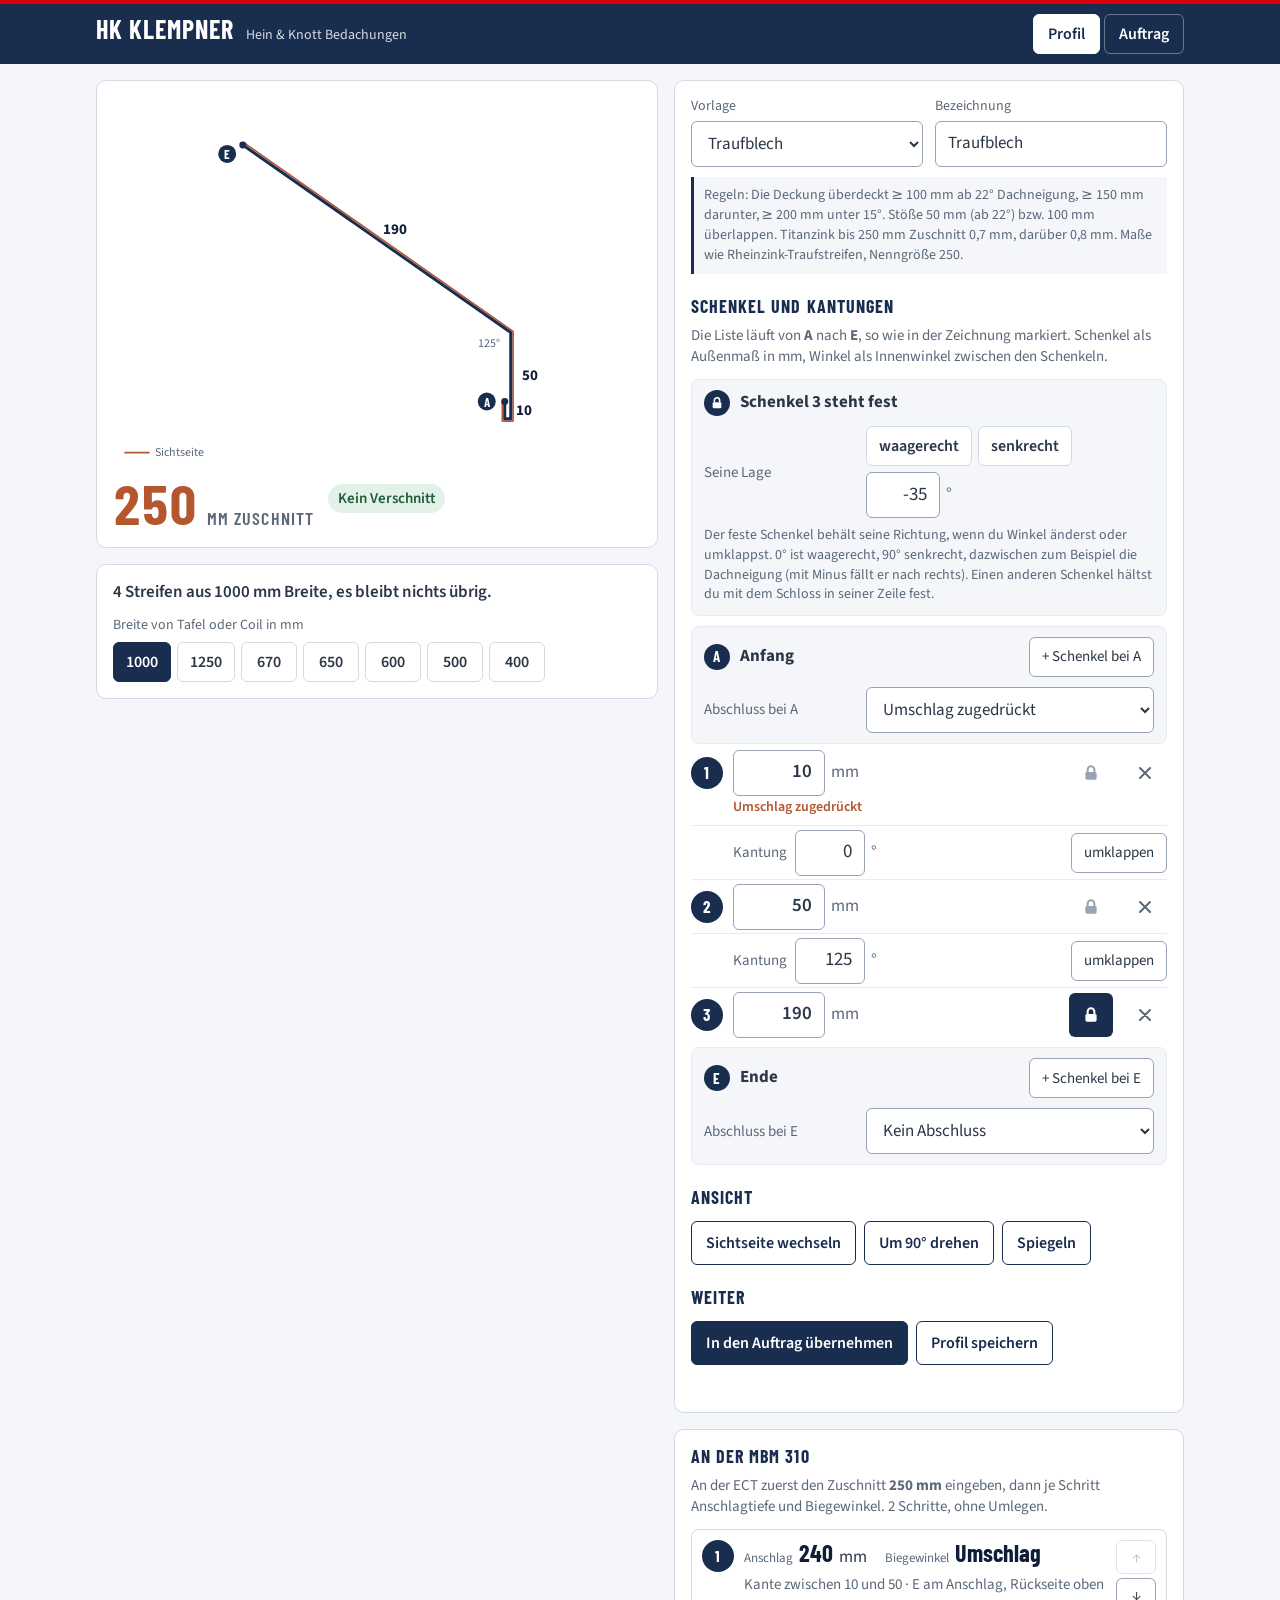
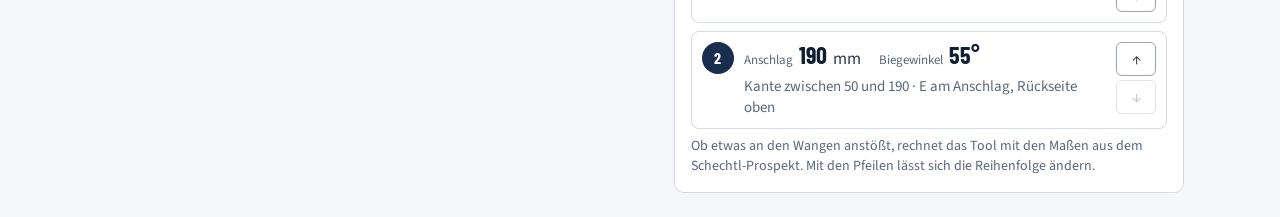
<file: index.html>
<!doctype html>
<html lang="de">
<head>
  <meta charset="utf-8">
  <meta name="viewport" content="width=device-width, initial-scale=1, viewport-fit=cover">
  <meta name="theme-color" content="#192D4F">
  <title>HK Klempner</title>
  <link rel="stylesheet" href="css/hk.css">
</head>
<body>
  <header class="kopf">
    <div class="kopf-innen">
      <h1>HK Klempner</h1>
      <p>Hein &amp; Knott Bedachungen</p>
      <nav class="reiter" aria-label="Ansicht">
        <button type="button" class="reiter-knopf an" data-ansicht="profil" aria-pressed="true">Profil</button>
        <button type="button" class="reiter-knopf" data-ansicht="auftrag" aria-pressed="false">Auftrag<span id="auftrag-zahl"></span></button>
      </nav>
    </div>
  </header>

  <main id="ansicht-auftrag" class="auftrag" hidden>
    <section class="karte">
      <h2 class="erste">Auftrag</h2>
      <div class="zeile zwei">
        <label class="block">
          <span>Bauvorhaben</span>
          <input id="kopf-bauvorhaben" type="text" autocomplete="off">
        </label>
        <label class="block">
          <span>Bearbeiter</span>
          <input id="kopf-bearbeiter" type="text" autocomplete="off">
        </label>
      </div>
      <label class="block abstand">
        <span>Bemerkung</span>
        <input id="kopf-bemerkung" type="text" autocomplete="off">
      </label>
    </section>

    <p class="karte leer" id="auftrag-leer">Noch keine Position. Im Reiter „Profil“ ein Profil eingeben
      und unten auf „In den Auftrag übernehmen“ tippen.</p>
    <div id="positionen"></div>
    <div id="plaene"></div>
    <div class="knoepfe">
      <button type="button" class="knopf haupt" id="drucken" hidden>Drucken</button>
      <button type="button" class="knopf" id="pdf" hidden>PDF</button>
      <button type="button" class="knopf" data-ansicht="profil">+ Weiteres Profil</button>
      <button type="button" class="knopf" id="auftrag-leeren" hidden>Auftrag leeren</button>
    </div>
    <label class="haken druck-preise" id="druck-preise-wahl" hidden>
      <input type="checkbox" id="druck-preise"> Einkaufspreise mitdrucken (nur fürs Büro)
    </label>
    <p class="hinweis fehler" id="pdf-fehler" hidden></p>

    <section class="karte preise" aria-label="Preise">
      <p id="preise-text" class="preise-text"></p>
      <div class="knoepfe">
        <label class="knopf klein datei">Preisdatei laden<input id="preise-datei" class="sr" type="file" accept="application/json,.json"></label>
        <button type="button" class="knopf klein" id="preise-entfernen" hidden>Preise entfernen</button>
      </div>
      <p class="hinweis fehler" id="preise-fehler" hidden></p>
    </section>
  </main>

  <main id="ansicht-profil">
    <div class="links">
      <!-- bleibt am Handy beim Tippen oben stehen -->
      <section class="karte schau" aria-label="Schnitt und Zuschnitt">
        <svg id="schnitt" class="schnitt" role="img" aria-label="Profil im Schnitt"></svg>
        <div class="ergebnis">
          <div class="kennzahl">
            <span class="zahl" id="zuschnitt">0</span>
            <span class="einheit">mm Zuschnitt</span>
          </div>
          <span class="ampel" id="ampel"></span>
        </div>
      </section>

      <section class="karte breite" aria-label="Verschnitt in der Breite">
        <p class="verschnitt" id="verschnitt"></p>
        <div class="tipp" id="tipp" hidden></div>
        <fieldset class="breiten">
          <legend>Breite von Tafel oder Coil in mm</legend>
          <div id="breiten"></div>
        </fieldset>
        <div id="hinweise"></div>
      </section>
    </div>

    <section class="karte eingabe" aria-label="Eingabe">
      <div class="zeile zwei">
        <label class="block">
          <span>Vorlage</span>
          <select id="vorlage"></select>
        </label>
        <label class="block">
          <span>Bezeichnung</span>
          <input id="name" type="text" autocomplete="off">
        </label>
      </div>
      <p class="hilfe regel" id="vorlage-regel" hidden></p>

      <h2>Schenkel und Kantungen</h2>
      <p class="hilfe">Die Liste läuft von <b>A</b> nach <b>E</b>, so wie in der Zeichnung markiert.
        Schenkel als Außenmaß in mm, Winkel als Innenwinkel zwischen den Schenkeln.</p>

      <div class="ende-block fest-block">
        <div class="ende-kopf">
          <span class="ae"><svg viewBox="0 0 16 16" width="14" height="14" aria-hidden="true"><rect x="3" y="7" width="10" height="7" rx="1.5" fill="currentColor"/><path d="M5 7V5a3 3 0 0 1 6 0v2" fill="none" stroke="currentColor" stroke-width="1.8"/></svg></span>
          <strong id="fest-titel">Schenkel 1 steht fest</strong>
        </div>
        <div class="reihe">
          <span id="lage-name">Seine Lage</span>
          <div class="lage">
            <button type="button" class="chip" data-aktion="waagerecht">waagerecht</button>
            <button type="button" class="chip" data-aktion="senkrecht">senkrecht</button>
            <label class="feld"><input id="lage" type="text" inputmode="text" autocomplete="off" aria-labelledby="lage-name"><span class="einheit">°</span></label>
          </div>
        </div>
        <p class="hilfe klein">Der feste Schenkel behält seine Richtung, wenn du Winkel änderst oder umklappst.
          0° ist waagerecht, 90° senkrecht, dazwischen zum Beispiel die Dachneigung (mit Minus fällt er nach rechts).
          Einen anderen Schenkel hältst du mit dem Schloss in seiner Zeile fest.</p>
      </div>

      <div class="ende-block">
        <div class="ende-kopf">
          <span class="ae">A</span>
          <strong>Anfang</strong>
          <button type="button" class="knopf klein" data-aktion="schenkel-anfang">+ Schenkel bei A</button>
        </div>
        <label class="reihe">
          <span>Abschluss bei A</span>
          <select id="abschluss-anfang"></select>
        </label>
      </div>

      <div id="schenkel"></div>

      <div class="ende-block">
        <div class="ende-kopf">
          <span class="ae">E</span>
          <strong>Ende</strong>
          <button type="button" class="knopf klein" data-aktion="schenkel-ende">+ Schenkel bei E</button>
        </div>
        <label class="reihe">
          <span>Abschluss bei E</span>
          <select id="abschluss-ende"></select>
        </label>
      </div>

      <h2>Ansicht</h2>
      <div class="knoepfe">
        <button type="button" class="knopf" data-aktion="sicht">Sichtseite wechseln</button>
        <button type="button" class="knopf" data-aktion="drehen">Um 90° drehen</button>
        <button type="button" class="knopf" data-aktion="spiegeln">Spiegeln</button>
      </div>

      <h2>Weiter</h2>
      <div class="knoepfe">
        <button type="button" class="knopf haupt" data-aktion="uebernehmen" id="uebernehmen">In den Auftrag übernehmen</button>
        <button type="button" class="knopf" data-aktion="speichern">Profil speichern</button>
        <button type="button" class="knopf" data-aktion="loeschen" id="loeschen" hidden>Gespeichertes löschen</button>
      </div>
      <p class="meldung" id="meldung" role="status"></p>
    </section>

    <section class="karte kantfolge" aria-labelledby="kantfolge-titel">
      <h2 class="erste" id="kantfolge-titel">An der MBM 310</h2>
      <div id="kantfolge"></div>
    </section>
  </main>

  <!-- Druckblatt: wird beim Drucken gebaut, auf dem Bildschirm unsichtbar -->
  <div id="druck" class="druck"></div>

  <script type="module" src="js/app.js"></script>
</body>
</html>
</file>
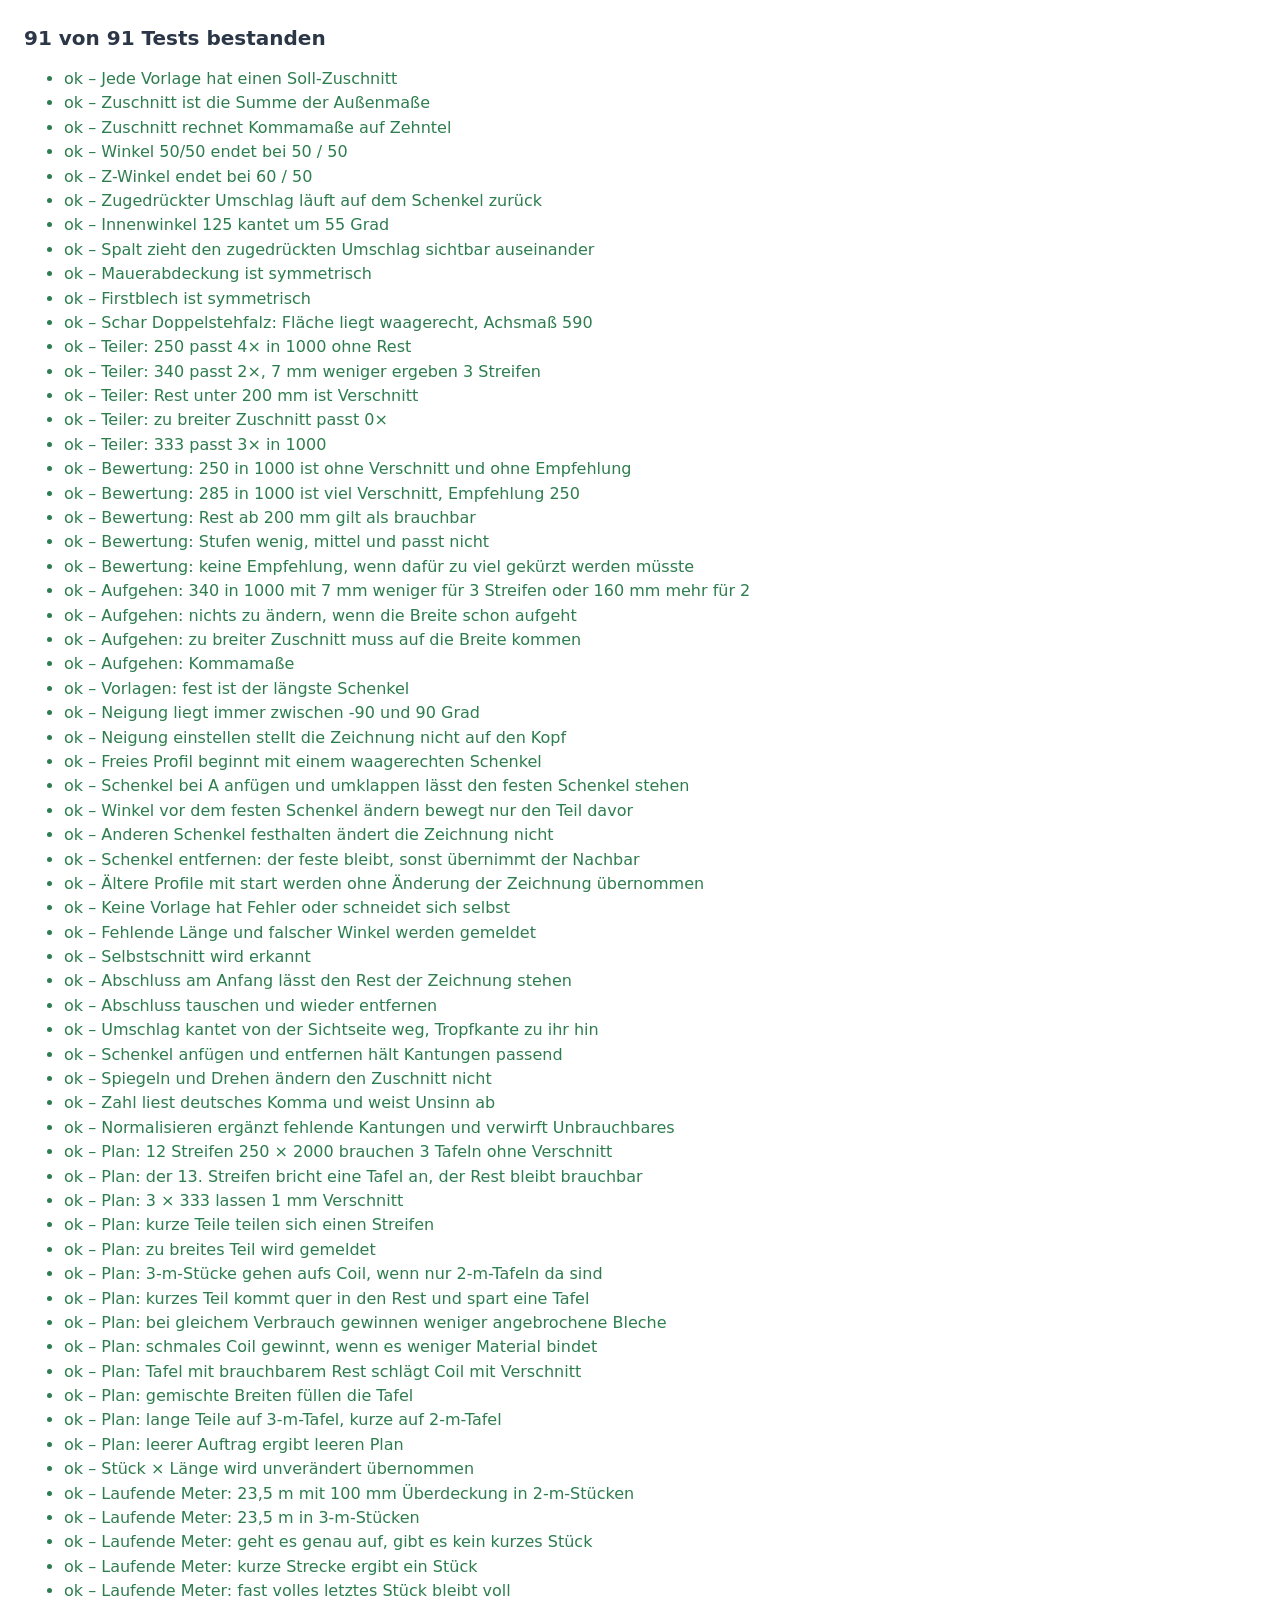
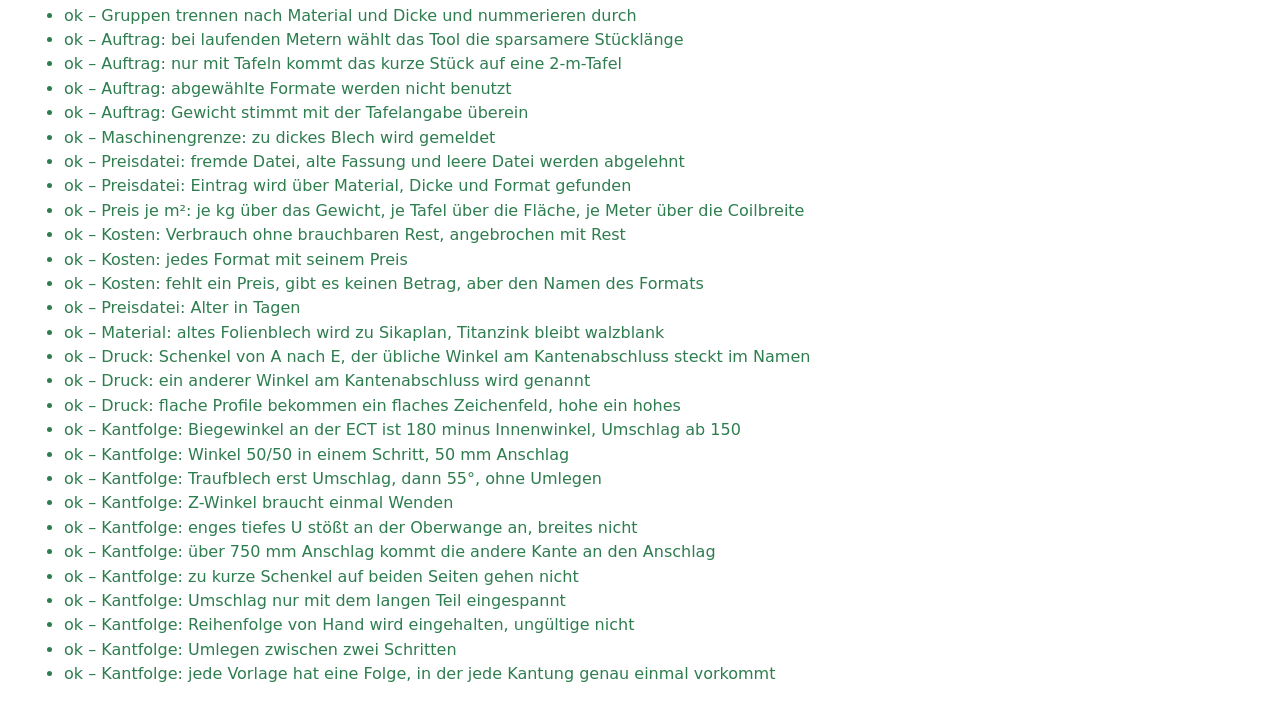
<file: tests/index.html>
<!doctype html>
<html lang="de">
<head>
  <meta charset="utf-8">
  <meta name="viewport" content="width=device-width, initial-scale=1">
  <title>HK Klempner – Tests</title>
  <style>
    body { font: 16px/1.4 system-ui, sans-serif; margin: 24px; color: #2B3646; }
    h1 { font-size: 20px; }
    li { margin: 2px 0; }
    .ok { color: #2E7D4F; }
    .nein { color: #B00009; font-weight: 600; }
  </style>
</head>
<body>
  <h1 id="summe">Tests laufen …</h1>
  <ul id="liste"></ul>
  <script type="module">
    import { ergebnisse } from './alle.js';
    const liste = document.getElementById('liste');
    ergebnisse.forEach((e) => {
      const li = document.createElement('li');
      li.className = e.ok ? 'ok' : 'nein';
      li.textContent = e.ok ? `ok – ${e.name}` : `FEHLER – ${e.name}: ${e.fehler}`;
      liste.append(li);
    });
    const fehler = ergebnisse.filter((e) => !e.ok).length;
    document.getElementById('summe').textContent =
      `${ergebnisse.length - fehler} von ${ergebnisse.length} Tests bestanden`;
    document.title = fehler ? `${fehler} FEHLER` : 'alle Tests ok';
  </script>
</body>
</html>
</file>
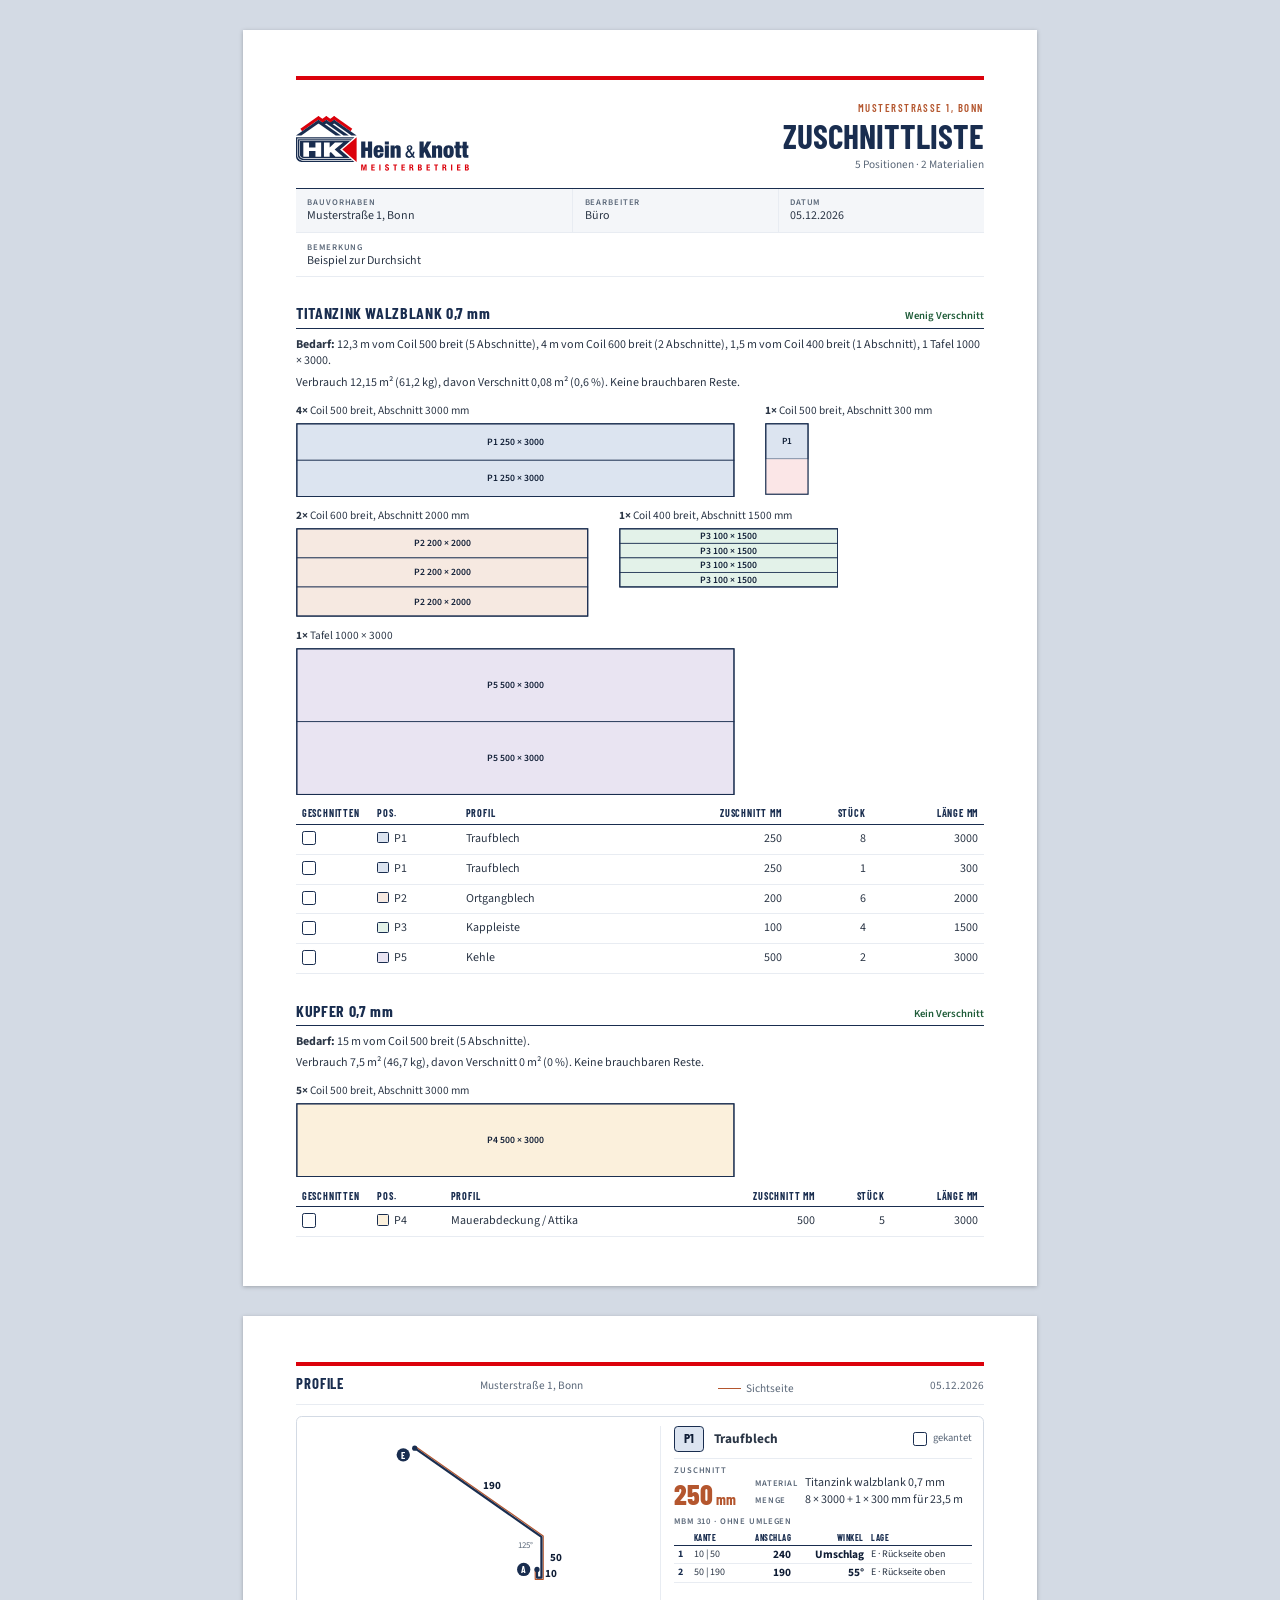
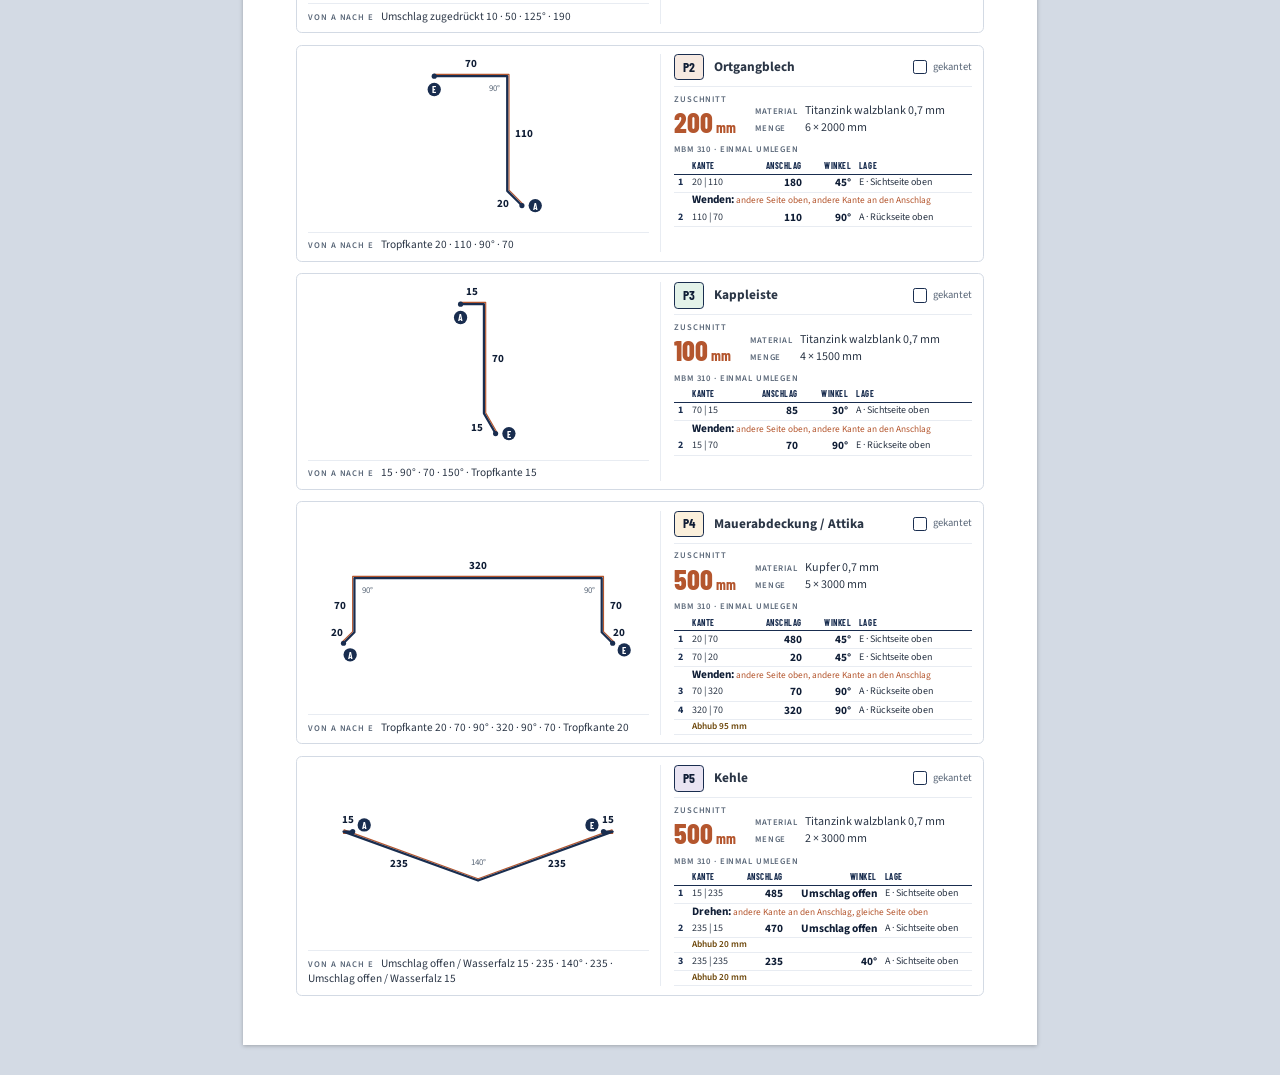
<file: tests/druck.html>
<!doctype html>
<html lang="de">
<head>
  <meta charset="utf-8">
  <meta name="viewport" content="width=device-width, initial-scale=1">
  <title>HK Klempner – Druckblatt zur Durchsicht</title>
  <link rel="stylesheet" href="../css/hk.css">
  <style>
    /* Auf dem Bildschirm die Seiten als A4-Blätter zeigen. Gedruckt gilt nur css/hk.css. */
    @media screen {
      body { background: #D3DAE4; }
      #druck { display: block; }
      .d-blatt { width: 210mm; min-height: 297mm; margin: 8mm auto; padding: 12mm 14mm 13mm; background: #FFFFFF;
        box-shadow: 0 1px 4px rgba(0, 0, 0, 0.25); }
    }
  </style>
</head>
<body>
  <div id="druck" class="druck"></div>
  <script type="module">
    // Beispielauftrag. Mit ?preise=1 auch mit Preisen; die Preise hier sind erfunden, keine echten Einkaufspreise.
    import { VORLAGEN, ausVorlage } from '../js/kern/vorlagen.js';
    import { PREISDATEI, lesePreise } from '../js/kern/preise.js';
    import { baueDruck } from '../js/druck.js';

    const FARBEN = ['#DCE4F0', '#F6E9E1', '#E3F2E9', '#FBF0DC', '#E9E4F2', '#DDEFF0'];
    const vorlage = (id) => ausVorlage(VORLAGEN.find((v) => v.id === id));
    const stueck = (anzahl, laenge) => ({ art: 'stueck', anzahl, laenge, meter: 0, ueberdeckung: 0 });
    const lfm = (meter, ueberdeckung) => ({ art: 'lfm', anzahl: 0, laenge: 0, meter, ueberdeckung });
    const positionen = [
      ['traufblech', 'titanzink', 0.7, lfm(23.5, 100)],
      ['ortgangblech', 'titanzink', 0.7, stueck(6, 2000)],
      ['kappleiste', 'titanzink', 0.7, stueck(4, 1500)],
      ['mauerabdeckung', 'kupfer', 0.7, stueck(5, 3000)],
      ['kehle', 'titanzink', 0.7, stueck(2, 3000)],
    ].map(([v, material, dicke, menge], i) => ({ id: String(i), profil: vorlage(v), material, dicke, menge }));

    const preise = new URLSearchParams(location.search).has('preise') ? lesePreise({
      ...PREISDATEI, stand: '2026-10-10', quelle: 'Beispiel',
      preise: [
        ['titanzink', 'tafel-1000x2000', 5, 'Rechnung'], ['titanzink', 'tafel-1000x3000', 5, 'Rechnung'],
        ['titanzink', 'coil-1000', 6, 'DTG Liste'], ['titanzink', 'coil-670', 6, 'DTG Liste'], ['titanzink', 'coil-600', 6, 'DTG Liste'],
        ['titanzink', 'coil-500', 6, 'DTG Liste'], ['titanzink', 'coil-400', 6, 'DTG Liste'],
        ['kupfer', 'tafel-1000x2000', 15, 'Altpreis'], ['kupfer', 'tafel-1000x3000', 15, 'Altpreis'], ['kupfer', 'coil-1000', 15, 'DTG Liste'],
      ].map(([material, format, preis, herkunft]) => ({
        material, dicke: 0.7, format, preis, einheit: 'kg', herkunft, haendler: 'Beispiel', datum: '2026-10-01',
      })),
    }) : null;

    baueDruck(document.getElementById('druck'), {
      kopf: { bauvorhaben: 'Musterstraße 1, Bonn', bearbeiter: 'Büro', bemerkung: 'Beispiel zur Durchsicht' },
      positionen,
      formateAus: {},
      preise,
      farbeFuer: (pos) => FARBEN[(Number(pos.slice(1)) - 1) % FARBEN.length],
    });
    document.title = 'Druckblatt fertig';
  </script>
</body>
</html>
</file>
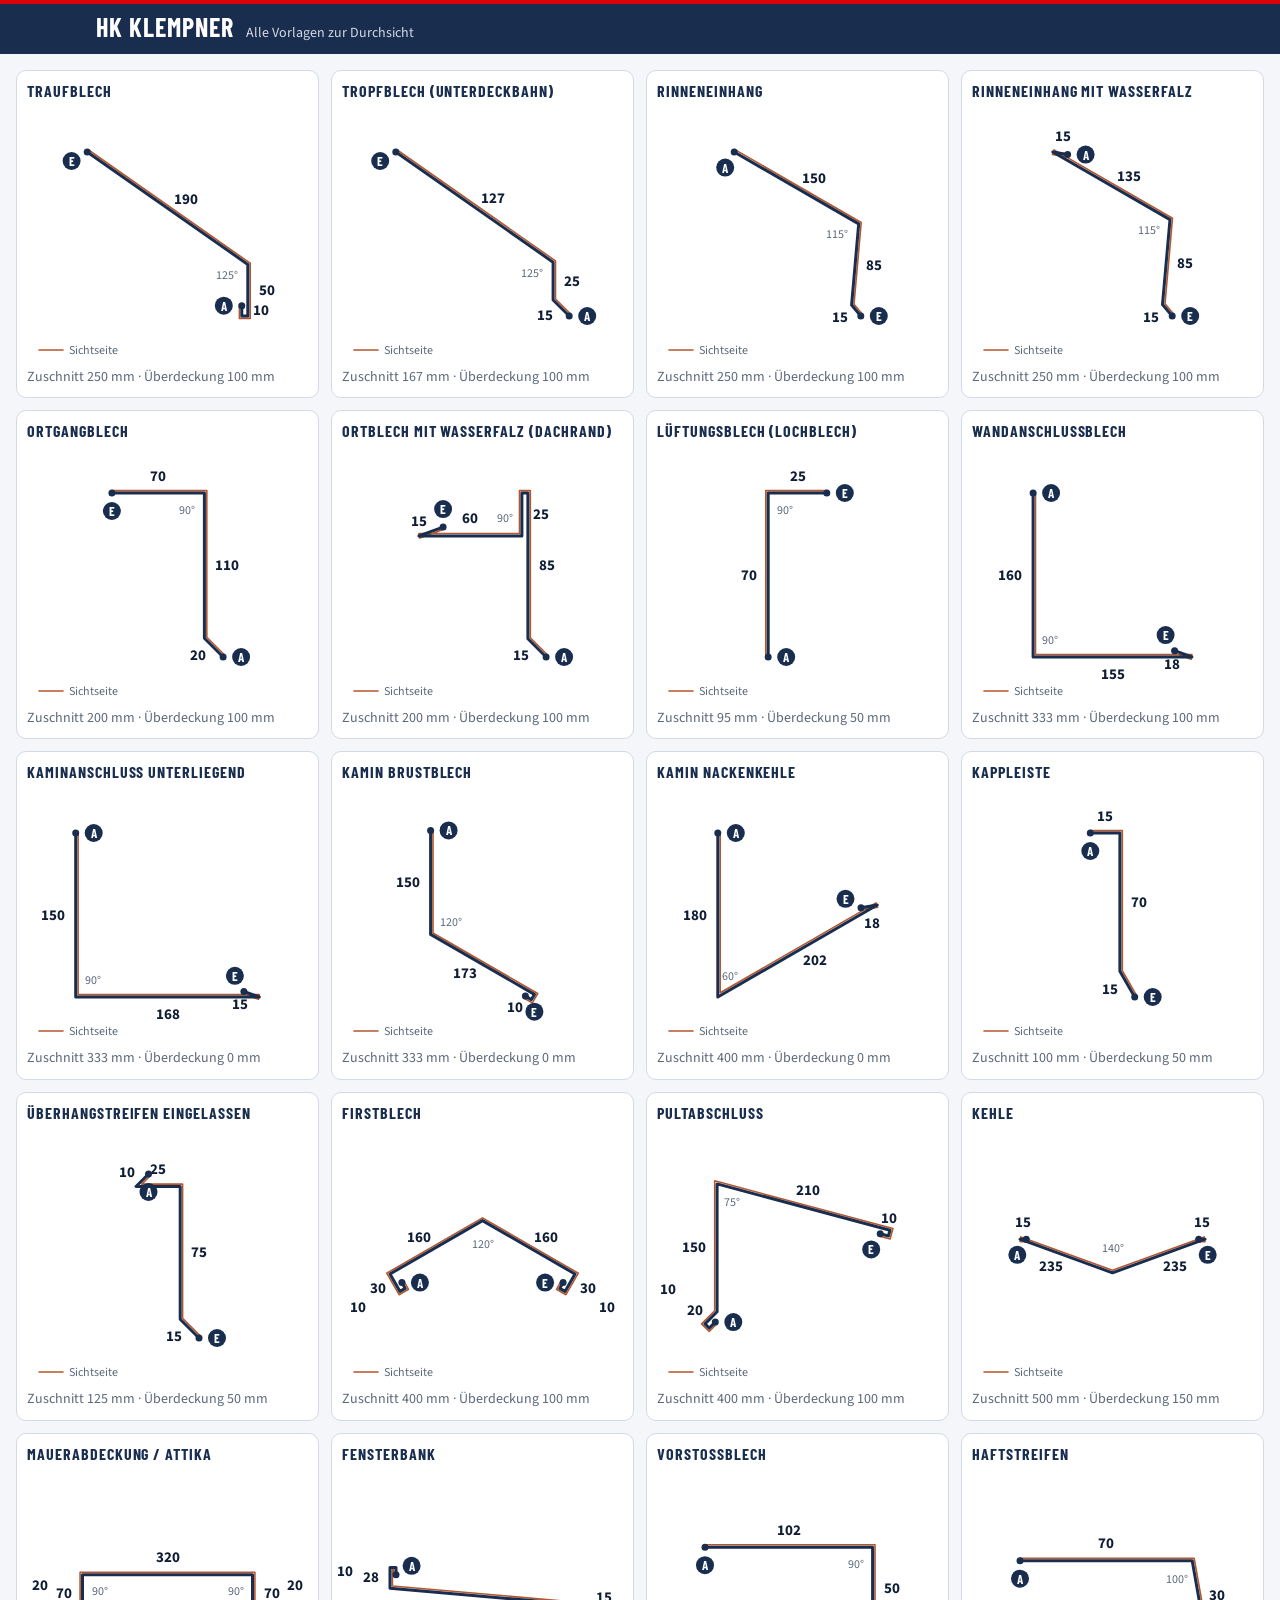
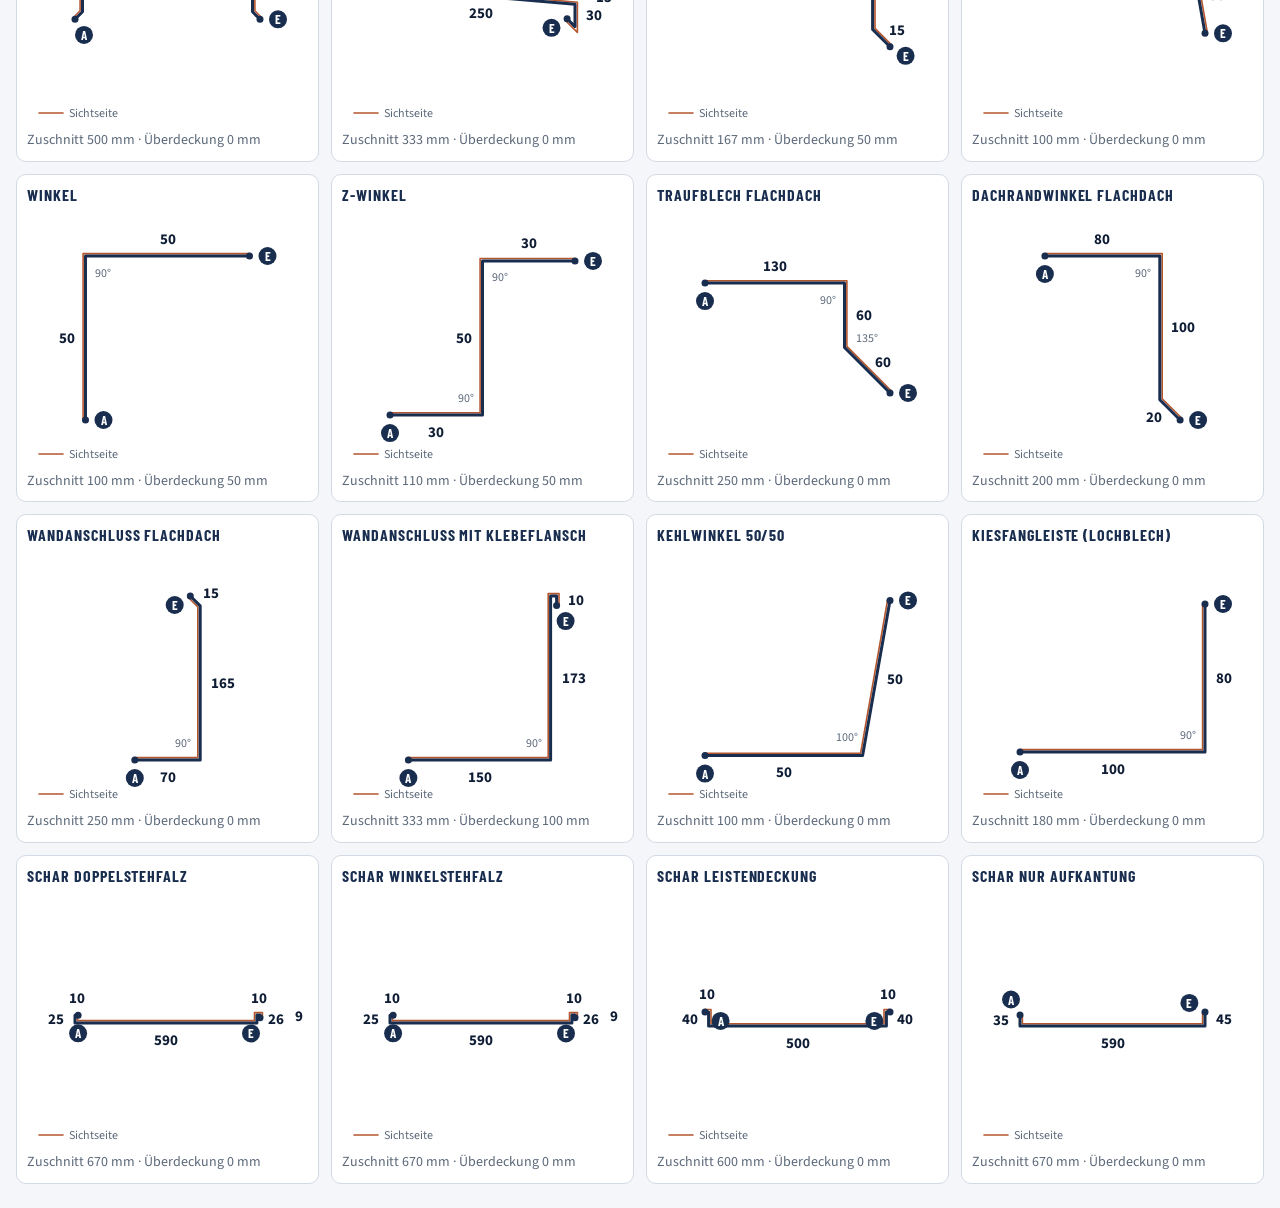
<file: tests/vorlagen.html>
<!doctype html>
<html lang="de">
<head>
  <meta charset="utf-8">
  <meta name="viewport" content="width=device-width, initial-scale=1">
  <title>HK Klempner – alle Vorlagen</title>
  <link rel="stylesheet" href="../css/hk.css">
  <style>
    main { display: grid; grid-template-columns: repeat(auto-fill, minmax(250px, 1fr)); gap: 12px; max-width: none; }
    .karte { padding: 10px; }
    .karte h2 { margin: 0 0 4px; font-size: 16px; }
    .karte p { margin: 4px 0 0; font-size: 14px; color: var(--hk-neutral-600); }
  </style>
</head>
<body>
  <header class="kopf"><div class="kopf-innen"><h1>HK Klempner</h1><p>Alle Vorlagen zur Durchsicht</p></div></header>
  <main id="liste"></main>
  <script type="module">
    import { VORLAGEN, ausVorlage } from '../js/kern/vorlagen.js';
    import { zuschnitt } from '../js/kern/profil.js';
    import { zeichne } from '../js/zeichnung.js';

    const liste = document.getElementById('liste');
    VORLAGEN.forEach((v) => {
      const karte = document.createElement('section');
      karte.className = 'karte';
      karte.innerHTML = '<h2></h2><svg class="schnitt"></svg><p></p>';
      karte.querySelector('h2').textContent = v.name;
      liste.append(karte);
      const p = ausVorlage(v);
      zeichne(karte.querySelector('svg'), p);
      karte.querySelector('p').textContent = `Zuschnitt ${zuschnitt(p)} mm · Überdeckung ${v.ueberdeckung} mm`;
    });
  </script>
</body>
</html>
</file>
<file: css/hk.css>
/* HK Klempner – Farben und Schriften aus dem Hein-&-Knott-Designsystem (Stand Aufmaßblatt). */

@font-face { font-family: "Barlow Condensed"; font-weight: 600; font-style: normal; font-display: swap; src: url("../schriften/BarlowCondensed-600-latin.woff2") format("woff2"); }
@font-face { font-family: "Barlow Condensed"; font-weight: 700; font-style: normal; font-display: swap; src: url("../schriften/BarlowCondensed-700-latin.woff2") format("woff2"); }
@font-face { font-family: "Barlow Condensed"; font-weight: 800; font-style: normal; font-display: swap; src: url("../schriften/BarlowCondensed-800-latin.woff2") format("woff2"); }
@font-face { font-family: "Source Sans 3"; font-weight: 200 900; font-style: normal; font-display: swap; src: url("../schriften/SourceSans3-var-latin.woff2") format("woff2"); }

:root {
  --hk-navy-900: #0F1D35; --hk-navy-700: #192D4F; --hk-navy-500: #2E4A78;
  --hk-rot-600: #DB010B; --hk-rot-700: #B00009;
  --hk-neutral-0: #FFFFFF; --hk-neutral-50: #F4F6F9; --hk-neutral-100: #E8ECF2;
  --hk-neutral-200: #D3DAE4; --hk-neutral-400: #98A3B4; --hk-neutral-600: #5B6879; --hk-neutral-800: #2B3646;
  --hk-ziegel-500: #B4562E; --hk-ziegel-100: #F6E9E1;
  --hk-erfolg-600: #2E7D4F; --hk-erfolg-100: #E3F2E9;
  --hk-warnung-600: #B8730A; --hk-warnung-100: #FBF0DC;
  --hk-fehler-600: var(--hk-rot-700); --hk-fehler-100: #FBE6E7;

  --schrift-kopf: "Barlow Condensed", "Arial Narrow", sans-serif;
  --schrift-text: "Source Sans 3", system-ui, -apple-system, "Segoe UI", sans-serif;
  color-scheme: light;
}

* { box-sizing: border-box; }

html { -webkit-text-size-adjust: 100%; }

body {
  margin: 0;
  background: var(--hk-neutral-50);
  color: var(--hk-neutral-800);
  font: 400 17px/1.4 var(--schrift-text);
}

.sr {
  position: absolute; width: 1px; height: 1px; overflow: hidden;
  clip-path: inset(50%); white-space: nowrap;
}

/* --- Kopf --- */

.kopf {
  border-top: 4px solid var(--hk-rot-600);
  background: var(--hk-navy-700);
  color: var(--hk-neutral-0);
  padding-top: env(safe-area-inset-top);
}
.kopf-innen {
  max-width: 1120px; margin: 0 auto; padding: 10px 16px;
  display: flex; align-items: baseline; gap: 12px; flex-wrap: wrap;
}
.kopf h1 {
  margin: 0;
  font: 700 26px/1 var(--schrift-kopf);
  letter-spacing: 0.04em; text-transform: uppercase;
}
.kopf p { margin: 0; font-size: 14px; color: var(--hk-neutral-200); }

.reiter { display: flex; gap: 4px; margin-left: auto; }
.reiter-knopf {
  min-height: 40px; padding: 0 14px;
  border: 1px solid rgba(255, 255, 255, 0.35); border-radius: 6px;
  background: transparent; color: var(--hk-neutral-0);
  font: 600 16px/1 var(--schrift-text); cursor: pointer;
}
.reiter-knopf.an { background: var(--hk-neutral-0); border-color: var(--hk-neutral-0); color: var(--hk-navy-700); }

/* --- Aufbau --- */

main {
  max-width: 1120px; margin: 0 auto; padding: 16px;
  padding-bottom: calc(24px + env(safe-area-inset-bottom));
  display: grid; gap: 16px;
}

/* Schmal: Zeichnung und Zuschnitt kleben oben, damit man beim Tippen sieht, was passiert. */
.links { display: contents; }
.schau {
  position: sticky; top: var(--sicht-oben, 0px); z-index: 5;
  margin: -16px -16px 0; padding: 6px 16px 10px;
  border-width: 0 0 1px; border-radius: 0;
  box-shadow: 0 2px 8px rgba(15, 29, 53, 0.08);
}
.breite .tipp:not([hidden]) { margin: 0 0 14px; }
.breite .breiten { margin-top: 0; }
@media (max-height: 520px) {
  .schau { position: static; }
}

@media (min-width: 880px) {
  main { grid-template-columns: minmax(0, 1.1fr) minmax(0, 1fr); align-items: start; }
  .links { display: grid; gap: 16px; position: sticky; top: 16px; }
  .schau {
    position: static; margin: 0; padding: 16px;
    border-width: 1px; border-radius: 10px; box-shadow: none;
  }
}

.karte {
  background: var(--hk-neutral-0);
  border: 1px solid var(--hk-neutral-200);
  border-radius: 10px;
  padding: 16px;
  min-width: 0;
}

h2 {
  margin: 22px 0 8px;
  font: 700 18px/1.2 var(--schrift-kopf);
  letter-spacing: 0.06em; text-transform: uppercase;
  color: var(--hk-navy-700);
}
.hilfe { margin: 0 0 12px; font-size: 15px; color: var(--hk-neutral-600); }

/* --- Zeichnung --- */

.schnitt { display: block; width: 100%; height: auto; overflow: visible; touch-action: manipulation; }
.schnitt .blech { fill: none; stroke: var(--hk-navy-700); stroke-width: 3; stroke-linejoin: round; stroke-linecap: round; }
.schnitt .sicht { fill: none; stroke: var(--hk-ziegel-500); stroke-width: 1.6; stroke-linejoin: round; stroke-linecap: round; }
.schnitt line.aktiv { stroke: var(--hk-rot-600); stroke-width: 5; stroke-linecap: round; }
.schnitt .ende-punkt { fill: var(--hk-navy-700); }
.schnitt .marke { fill: var(--hk-navy-700); }
.schnitt .marke-text { font-family: var(--schrift-kopf); font-size: 13px; font-weight: 700; fill: var(--hk-neutral-0); }
.schnitt .griff { stroke: transparent; stroke-width: 30; stroke-linecap: round; cursor: pointer; }
.schnitt text { font-family: var(--schrift-text); font-variant-numeric: tabular-nums; }
.schnitt .mass { font-size: 15px; font-weight: 700; fill: var(--hk-navy-900); }
.schnitt .mass.aktiv { fill: var(--hk-rot-700); }
.schnitt .winkel { font-size: 12px; fill: var(--hk-neutral-600); }
.schnitt .legende { font-size: 12px; fill: var(--hk-neutral-600); }

.ergebnis { display: flex; flex-wrap: wrap; align-items: baseline; column-gap: 14px; }
.kennzahl { display: flex; align-items: baseline; gap: 8px; }
.kennzahl .zahl {
  font: 700 36px/1 var(--schrift-kopf);
  color: var(--hk-ziegel-500);
  font-variant-numeric: tabular-nums;
}
.kennzahl .einheit {
  font: 600 15px/1 var(--schrift-kopf);
  letter-spacing: 0.06em; text-transform: uppercase;
  color: var(--hk-neutral-600);
}
/* Urteil zum Verschnitt: Farbe und Wort zusammen, nie Farbe allein */
.ampel {
  align-self: center; padding: 4px 10px; border-radius: 999px;
  font-size: 15px; font-weight: 600; white-space: nowrap;
}
.ampel.gut { background: var(--hk-erfolg-100); color: #1F5C39; }
.ampel.mittel { background: var(--hk-warnung-100); color: #6B4406; }
.ampel.schlecht { background: var(--hk-fehler-100); color: var(--hk-fehler-600); }
.verschnitt { margin: 0 0 12px; font-weight: 600; }
@media (min-width: 880px) {
  .kennzahl { margin-top: 8px; gap: 10px; }
  .kennzahl .zahl { font-size: 56px; }
  .kennzahl .einheit { font-size: 18px; }
}
.tipp {
  margin: 8px 0 0; padding: 10px 12px; border-radius: 6px;
  background: var(--hk-ziegel-100); color: var(--hk-neutral-800); font-size: 16px;
}
.tipp p { margin: 0 0 4px; }
/* Änderung am Zuschnitt in einer Spalte, damit Minus und Plus untereinander stehen */
.aufgehen { margin: 0; padding: 0; list-style: none; }
.aufgehen li { display: flex; flex-wrap: wrap; align-items: baseline; gap: 2px 10px; padding: 2px 0; }
.aufgehen b { min-width: 76px; font-size: 18px; font-variant-numeric: tabular-nums; color: var(--hk-navy-900); }
.aufgehen em {
  padding: 1px 8px; border-radius: 999px; background: var(--hk-erfolg-100);
  color: #1F5C39; font-size: 13px; font-style: normal; font-weight: 600;
}

.breiten { border: 0; margin: 14px 0 0; padding: 0; min-width: 0; }
.breiten legend { padding: 0; margin-bottom: 6px; font-size: 14px; color: var(--hk-neutral-600); }
#breiten { display: flex; flex-wrap: wrap; gap: 6px; }
.chip {
  min-height: 40px; min-width: 56px; padding: 0 12px;
  border: 1px solid var(--hk-neutral-200); border-radius: 6px;
  background: var(--hk-neutral-0); color: var(--hk-neutral-800);
  font: 600 16px/1 var(--schrift-text); font-variant-numeric: tabular-nums;
  cursor: pointer;
}
.chip.an { background: var(--hk-navy-700); border-color: var(--hk-navy-700); color: var(--hk-neutral-0); }

.hinweis { margin: 12px 0 0; padding: 8px 12px; border-radius: 6px; font-size: 15px; }
.hinweis.warnung { background: var(--hk-warnung-100); color: #6B4406; }
.hinweis.fehler { background: var(--hk-fehler-100); color: var(--hk-fehler-600); }

/* --- Eingabe --- */

.zeile.zwei { display: grid; gap: 12px; grid-template-columns: repeat(auto-fit, minmax(190px, 1fr)); }
.block { display: grid; gap: 4px; min-width: 0; }
.block > span { font-size: 14px; color: var(--hk-neutral-600); }

select, input[type="text"] {
  width: 100%; min-height: 46px; padding: 0 12px;
  border: 1px solid var(--hk-neutral-400); border-radius: 6px;
  background: var(--hk-neutral-0); color: var(--hk-neutral-800);
  font: 400 17px/1.2 var(--schrift-text);
}
select:focus-visible, input:focus-visible, button:focus-visible {
  outline: 3px solid rgba(46, 74, 120, 0.35); outline-offset: 1px; border-color: var(--hk-navy-500);
}

/* Anfang und Ende der Liste, passend zu A und E in der Zeichnung */
.ende-block {
  padding: 10px 12px; border-radius: 8px;
  background: var(--hk-neutral-50); border: 1px solid var(--hk-neutral-100);
}
#schenkel { margin: 6px 0; }
.ende-kopf { display: flex; align-items: center; gap: 10px; }
.ende-kopf .knopf { margin-left: auto; background: var(--hk-neutral-0); }
.ae {
  flex: 0 0 26px; height: 26px; border-radius: 50%;
  display: grid; place-items: center;
  background: var(--hk-navy-700); color: var(--hk-neutral-0);
  font: 700 15px/1 var(--schrift-kopf);
}
.reihe { display: flex; flex-wrap: wrap; align-items: center; gap: 6px 12px; margin-top: 10px; }
.reihe > span { flex: 0 0 150px; font-size: 15px; color: var(--hk-neutral-600); }
.reihe select { flex: 1 1 180px; width: auto; }
.lage { display: flex; flex-wrap: wrap; align-items: center; gap: 6px; flex: 1 1 180px; }
.lage .feld input { width: 74px; font-weight: 400; }
.lage .feld .einheit { min-width: 0; }
.hilfe.klein { margin: 8px 0 0; font-size: 14px; }
/* Grenzwerte zur gewählten Vorlage */
.hilfe.regel {
  margin: 10px 0 0; padding: 8px 10px; border-left: 3px solid var(--hk-navy-700);
  background: var(--hk-neutral-50); font-size: 14px; line-height: 1.45;
}
.hilfe.regel[hidden] { display: none; }

.schenkel, .kantung { display: flex; align-items: center; gap: 10px; min-height: 54px; }
.kantung { padding-left: 42px; }
.schenkel + .kantung, .kantung + .schenkel { border-top: 1px solid var(--hk-neutral-100); }
.nr {
  flex: 0 0 32px; height: 32px; border-radius: 50%;
  display: grid; place-items: center;
  background: var(--hk-navy-700); color: var(--hk-neutral-0);
  font: 700 17px/1 var(--schrift-kopf);
}
.kant-name { flex: 0 0 auto; font-size: 15px; color: var(--hk-neutral-600); }
.feld { display: flex; align-items: center; gap: 6px; flex: 0 0 auto; }
.feld input {
  width: 92px; text-align: right;
  font-size: 19px; font-weight: 600; font-variant-numeric: tabular-nums;
}
.kantung { gap: 8px; }
.kantung .feld input { width: 70px; font-weight: 400; }
.feld .einheit { color: var(--hk-neutral-600); min-width: 1.6em; }
.kantung .feld .einheit { min-width: 0; }
.kantung .knopf { margin-left: auto; }
/* Die Art des Abschlusses steht in einer eigenen Zeile unter dem Maß, sonst wird es am Handy zu eng */
.schenkel { flex-wrap: wrap; }
.art {
  order: 9; flex: 0 0 100%; margin-top: -8px; padding: 0 0 8px 42px;
  font-size: 14px; color: var(--hk-ziegel-500); font-weight: 600;
}
.falsch input { border-color: var(--hk-rot-700); background: var(--hk-fehler-100); }

.schloss {
  margin-left: auto; flex: 0 0 44px; height: 44px;
  display: grid; place-items: center;
  border: 1px solid transparent; border-radius: 6px; background: transparent;
  color: var(--hk-neutral-400); cursor: pointer;
}
.schloss:hover { background: var(--hk-neutral-100); color: var(--hk-navy-700); }
.schloss.an { background: var(--hk-navy-700); color: var(--hk-neutral-0); }
.fest-block { margin-bottom: 10px; }
.fest-block .ae { color: var(--hk-neutral-0); }
body.tastatur .schau .legende { display: none; }

.weg {
  flex: 0 0 44px; height: 44px;
  display: grid; place-items: center;
  border: 0; border-radius: 6px; background: transparent; color: var(--hk-neutral-600);
  cursor: pointer;
}
.weg:hover:not(:disabled) { background: var(--hk-neutral-100); color: var(--hk-rot-700); }
.weg:disabled { opacity: 0.3; cursor: default; }

.knoepfe { display: flex; flex-wrap: wrap; gap: 8px; margin-top: 12px; }
.knopf {
  min-height: 44px; padding: 0 14px;
  border: 1px solid var(--hk-navy-700); border-radius: 6px;
  background: var(--hk-neutral-0); color: var(--hk-navy-700);
  font: 600 16px/1 var(--schrift-text);
  cursor: pointer; transition: background-color 140ms ease-out, color 140ms ease-out;
}
.knopf:hover { background: var(--hk-neutral-100); }
.knopf.haupt { background: var(--hk-navy-700); color: var(--hk-neutral-0); }
.knopf.haupt:hover { background: var(--hk-navy-900); }
.knopf.klein { min-height: 40px; padding: 0 12px; font-size: 15px; font-weight: 400; border-color: var(--hk-neutral-400); color: var(--hk-neutral-800); }

.meldung { margin: 10px 0 0; min-height: 1.4em; font-size: 15px; color: var(--hk-neutral-600); }

/* --- Auftrag --- */

main[hidden] { display: none; }
main.auftrag { grid-template-columns: minmax(0, 1fr); max-width: 860px; }
h2.erste { margin-top: 0; }
.block.abstand { margin-top: 12px; }
.leer { margin: 0; color: var(--hk-neutral-600); }
#positionen, #plaene { display: grid; gap: 16px; }
#positionen:empty, #plaene:empty { display: none; }

.pos-kopf { display: flex; align-items: center; gap: 10px; margin-bottom: 12px; }
.pos-kopf .nr { flex: 0 0 38px; height: 38px; }
.pos-titel { display: grid; min-width: 0; flex: 1 1 auto; }
.pos-titel strong { overflow: hidden; text-overflow: ellipsis; white-space: nowrap; }
.pos-titel span { font-size: 14px; color: var(--hk-neutral-600); }
.pos-kopf .weg { margin-left: 0; }

.mengenart { display: flex; gap: 6px; margin: 14px 0 10px; }
.menge { display: flex; flex-wrap: wrap; align-items: center; gap: 8px 12px; }
.menge[hidden] { display: none; }
.menge .feld input { width: 96px; }
.menge .vor { font-size: 15px; color: var(--hk-neutral-600); }
.menge .mal { color: var(--hk-neutral-600); font-size: 20px; }
.stueckzeile { margin: 10px 0 0; font-weight: 600; }

.plan-kopf { display: flex; align-items: center; justify-content: space-between; gap: 10px; flex-wrap: wrap; margin-bottom: 8px; }
.plan-kopf h2 { margin: 0; }
.plan .verschnitt { margin: 0 0 6px; }
.plan-text { margin: 0 0 14px; font-size: 16px; }

.bleche { display: grid; gap: 14px; }
.blech { margin: 0; }
.blech figcaption { margin-bottom: 4px; font-size: 15px; }
.blech-bild { display: block; width: 100%; height: auto; }
.blech-bild .tafel { fill: var(--hk-neutral-0); }
.blech-bild rect.teil { stroke: var(--hk-navy-700); stroke-width: 1; }
.blech-bild rect.rest { fill: var(--hk-neutral-0); stroke: var(--hk-neutral-400); stroke-width: 1; stroke-dasharray: 4 3; }
.blech-bild rect.abfall { fill: var(--hk-fehler-100); stroke: var(--hk-neutral-400); stroke-width: 0.5; }
.blech-bild .rand { fill: none; stroke: var(--hk-navy-700); stroke-width: 1.5; }
.blech-bild text { font-family: var(--schrift-text); font-size: 12px; font-variant-numeric: tabular-nums; }
.blech-bild text.teil { fill: var(--hk-navy-900); font-weight: 600; }
.blech-bild text.rest { fill: var(--hk-neutral-600); }
.blech-bild text.abfall { fill: var(--hk-fehler-600); }

.liste { width: 100%; margin-top: 16px; border-collapse: collapse; font-size: 16px; font-variant-numeric: tabular-nums; }
.liste th {
  padding: 6px 8px; text-align: left; border-bottom: 2px solid var(--hk-navy-700);
  font: 600 14px/1.2 var(--schrift-kopf); letter-spacing: 0.05em; text-transform: uppercase; color: var(--hk-navy-700);
}
.liste td { padding: 7px 8px; border-bottom: 1px solid var(--hk-neutral-100); }
.liste .zahl { text-align: right; }
.liste td:first-child { white-space: nowrap; }
.punkt {
  display: inline-block; width: 12px; height: 12px; margin-right: 6px; vertical-align: -1px;
  border: 1px solid var(--hk-navy-700); border-radius: 2px;
}

.kosten { margin: 0 0 4px; font-size: 16px; }
.kosten strong { color: var(--hk-navy-900); }
.preisbasis { margin: 0 0 14px; padding-left: 18px; font-size: 14px; color: var(--hk-neutral-600); }
.preisbasis .unsicher { color: #6B4406; } /* Altpreis, DTG-Liste oder geschätzt */
.summe p { margin: 0; }

.preise-text { margin: 0; font-size: 15px; color: var(--hk-neutral-600); }
.preise .knoepfe { margin-top: 10px; }
.knopf.datei { display: inline-flex; align-items: center; }
.knopf.datei:focus-within { outline: 3px solid rgba(46, 74, 120, 0.35); outline-offset: 1px; }

.formate { margin-top: 14px; }
.formate summary { cursor: pointer; padding: 10px 0; color: var(--hk-navy-700); font-weight: 600; }
.haken-liste { display: grid; grid-template-columns: repeat(auto-fill, minmax(170px, 1fr)); gap: 4px 12px; margin-top: 6px; }
.haken { display: flex; align-items: center; gap: 8px; min-height: 40px; }
.haken input { width: 22px; height: 22px; accent-color: var(--hk-navy-700); }
/* --- Kantfolge an der MBM 310 (Profil) --- */

@media (min-width: 880px) {
  .kantfolge { grid-column: 2; }
}
.kf-liste { display: grid; gap: 8px; margin: 0; padding: 0; list-style: none; }
.kf-schritt {
  display: flex; align-items: flex-start; gap: 10px; padding: 10px;
  border: 1px solid var(--hk-neutral-200); border-radius: 8px;
}
.kf-schritt.eng { border-color: var(--hk-warnung-600); background: var(--hk-warnung-100); }
.kf-schritt.stoesst, .kf-schritt.geht-nicht { border-color: var(--hk-fehler-600); background: var(--hk-fehler-100); }
.kf-nr {
  display: flex; align-items: center; justify-content: center; flex: 0 0 32px; height: 32px;
  border-radius: 50%; background: var(--hk-navy-700); color: var(--hk-neutral-0); font: 700 16px/1 var(--schrift-kopf);
}
.kf-inhalt { flex: 1 1 auto; min-width: 0; }
.kf-werte { display: flex; flex-wrap: wrap; gap: 2px 18px; }
.kf-werte span { display: inline-flex; align-items: baseline; gap: 6px; }
.kf-werte small { font-size: 13px; color: var(--hk-neutral-600); }
.kf-werte b { font: 700 24px/1.1 var(--schrift-kopf); color: var(--hk-navy-900); }
.kf-text { margin: 4px 0 0; font-size: 15px; color: var(--hk-neutral-600); }
.kf-hinweis { margin: 4px 0 0; font-size: 15px; font-weight: 600; color: #6B4406; }
.kf-schritt.stoesst .kf-hinweis, .kf-schritt.geht-nicht .kf-hinweis { color: var(--hk-fehler-600); }
.kf-knoepfe { display: flex; flex-direction: column; gap: 4px; }
.kf-knoepfe .knopf { min-width: 40px; min-height: 34px; padding: 0 8px; }
.kf-knoepfe .knopf:disabled { opacity: 0.3; cursor: default; }
.kf-umlegen { padding: 4px 10px 4px 52px; font-size: 15px; color: var(--hk-ziegel-500); }
.kf-hand { display: flex; flex-wrap: wrap; align-items: center; gap: 8px; margin: 0 0 10px; font-size: 15px; color: var(--hk-neutral-600); }

.druck-preise { margin-top: 4px; font-size: 15px; color: var(--hk-neutral-600); }
.druck-preise[hidden] { display: none; }

/* --- Druckblatt (js/druck.js): A4 hoch, Maße in mm und pt wie beim Aufmaßblatt --- */

#druck { display: none; }
/* Arbeitsfläche für das PDF (js/pdf.js): gerechnet wie die Druckseite, aber außerhalb des Bildschirms */
.pdf-arbeit { position: fixed; left: -10000px; top: 0; width: 182mm; background: #FFFFFF; }
.pdf-seite { width: 182mm; height: 272mm; overflow: hidden; background: #FFFFFF; }

@page {
  size: A4 portrait;
  margin: 12mm 14mm 13mm;
  @bottom-left { font: 400 7pt "Source Sans 3", sans-serif; color: #5B6879; }
  @bottom-right { font: 400 7pt "Source Sans 3", sans-serif; color: #5B6879; }
}

@media print {
  body { background: #FFFFFF; }
  body > :not(#druck) { display: none !important; }
  #druck { display: block; }
}

.druck {
  color: var(--hk-neutral-800); font: 400 9pt/1.4 var(--schrift-text);
  -webkit-print-color-adjust: exact; print-color-adjust: exact;
}
.druck p { margin: 0 0 1.2mm; }
.d-blatt + .d-blatt { break-before: page; }
.d-first { height: 4px; background: var(--hk-rot-600); }
.d-kopf { display: flex; justify-content: space-between; align-items: flex-end; gap: 8mm; padding: 6mm 0 4mm; }
.d-logo { display: block; height: 15mm; width: auto; flex: none; }
.d-titel { text-align: right; min-width: 0; }
.d-eyebrow { font: 600 8pt/1.2 var(--schrift-kopf); letter-spacing: 0.14em; text-transform: uppercase; color: var(--hk-ziegel-500); }
.druck h1 { margin: 1mm 0 0; font: 700 25pt/1.02 var(--schrift-kopf); text-transform: uppercase; color: var(--hk-navy-700); }
.d-unter { margin-top: 1mm; font-size: 8.5pt; color: var(--hk-neutral-600); }
.d-info {
  display: grid; grid-template-columns: 1.35fr 1fr 1fr;
  border-top: 0.75pt solid var(--hk-navy-700); border-bottom: 0.5pt solid var(--hk-neutral-100); background: var(--hk-neutral-50);
}
.d-info > div { padding: 2mm 3mm 2.2mm; border-right: 0.5pt solid var(--hk-neutral-100); }
.d-info > div:last-child { border-right: 0; }
.d-lbl { font-weight: 600; font-size: 6.5pt; letter-spacing: 0.1em; text-transform: uppercase; color: var(--hk-neutral-600); }
.d-val { min-height: 1.3em; font-size: 9pt; line-height: 1.3; }
.d-bemerkung { padding: 2mm 3mm; border-bottom: 0.5pt solid var(--hk-neutral-100); }
.druck .d-buero { margin: 3mm 0 0; padding: 2mm 3mm; background: var(--hk-warnung-100); color: #6B4406; font-weight: 600; }

.d-material { margin-top: 7mm; break-inside: avoid; } /* passt es nicht auf eine Seite, bricht der Browser trotzdem */
.d-mat-kopf {
  display: flex; align-items: baseline; justify-content: space-between; gap: 4mm;
  margin-bottom: 2mm; padding-bottom: 1mm; border-bottom: 0.75pt solid var(--hk-navy-700);
  break-after: avoid;
}
.druck h2 { margin: 0; font: 700 12pt/1.2 var(--schrift-kopf); letter-spacing: 0.04em; text-transform: uppercase; color: var(--hk-navy-700); }
.d-urteil { font-size: 8pt; font-weight: 600; }
.d-urteil.gut { color: #1F5C39; }
.d-urteil.mittel { color: #6B4406; }
.d-urteil.schlecht { color: var(--hk-fehler-600); }
.druck .d-fehler { color: var(--hk-fehler-600); font-weight: 600; }
.druck .kosten { font-size: 9pt; }
.druck .preisbasis { margin: 0 0 1.5mm; padding-left: 4mm; font-size: 7.5pt; }
.druck .hinweis { margin: 1.5mm 0; padding: 1.5mm 2.5mm; font-size: 8.5pt; }
.d-bleche { display: flex; flex-wrap: wrap; align-items: flex-start; gap: 3mm 8mm; margin: 3mm 0 2mm; }
.d-blech { min-width: 42mm; margin: 0; break-inside: avoid; }
.d-blech figcaption { margin-bottom: 1mm; font-size: 8.5pt; }
.d-blech .blech-bild { max-width: 100%; } /* Breite setzt druck.js passend zur Blechlänge */
.dicke { text-transform: none; } /* "0,7 mm" bleibt klein, auch in Versal-Überschriften */

.d-liste { width: 100%; border-collapse: collapse; font-size: 9pt; font-variant-numeric: tabular-nums; }
.d-liste th {
  padding: 1.2mm 1.5mm; text-align: left; border-bottom: 0.75pt solid var(--hk-navy-700);
  font: 700 7.5pt/1.2 var(--schrift-kopf); letter-spacing: 0.08em; text-transform: uppercase; color: var(--hk-navy-700);
}
.d-liste td { padding: 1.6mm 1.5mm; border-bottom: 0.5pt solid var(--hk-neutral-100); }
.d-liste tr { break-inside: avoid; }
.d-liste .r { text-align: right; }
.d-liste .d-k { width: 20mm; }
.d-kasten {
  display: inline-block; width: 3.8mm; height: 3.8mm; vertical-align: -0.9mm;
  border: 0.9pt solid var(--hk-navy-700); border-radius: 0.6mm; background: #FFFFFF;
}
.d-punkt {
  display: inline-block; width: 3mm; height: 3mm; margin-right: 1.5mm; vertical-align: -0.4mm;
  border: 0.5pt solid var(--hk-navy-700); border-radius: 0.4mm;
}
.druck .d-summe { margin-top: 6mm; padding: 2.5mm 3mm; border-top: 0.75pt solid var(--hk-navy-700); background: var(--hk-neutral-50); }

/* Profilseiten: je Profil ein Streifen über die ganze Breite, Inhaltshöhe der Seite 272 mm */
.d-seitenkopf {
  display: flex; align-items: baseline; justify-content: space-between; gap: 4mm;
  padding: 2.5mm 0 2mm; border-bottom: 0.5pt solid var(--hk-neutral-100); font-size: 8.5pt; color: var(--hk-neutral-600);
}
.d-seitenkopf b { font: 700 11pt/1.2 var(--schrift-kopf); letter-spacing: 0.06em; text-transform: uppercase; color: var(--hk-navy-700); }
.d-sicht { display: inline-flex; align-items: center; gap: 1.5mm; }
.d-sicht i { display: inline-block; width: 6mm; border-top: 1pt solid var(--hk-ziegel-500); }
/* Links die Zeichnung (Breite passt zu PROFIL in js/druck.js), rechts die Angaben. Ein Streifen bleibt auf einer Seite. */
.d-profil {
  display: grid; grid-template-columns: 90mm minmax(0, 1fr); gap: 0 3mm;
  margin-top: 3mm; padding: 2.2mm 3mm; border: 0.5pt solid var(--hk-neutral-200); border-radius: 1.5mm; break-inside: avoid;
}
/* Die Zeichnung steht mittig im freien Platz, die Maße in Worten darunter */
.d-p-bild { display: flex; flex-direction: column; min-width: 0; }
.d-p-bild .d-schnitt { margin: auto 0; }
.d-p-text {
  display: flex; flex-direction: column; align-self: stretch; min-width: 0;
  padding-left: 3.5mm; border-left: 0.5pt solid var(--hk-neutral-100);
}
.d-p-kopf { display: flex; align-items: center; gap: 2.5mm; }
.d-nr {
  display: inline-flex; align-items: center; justify-content: center; flex: none; min-width: 8mm; height: 7mm; padding: 0 1.5mm;
  border: 0.5pt solid var(--hk-navy-700); border-radius: 1mm; font: 700 10pt/1 var(--schrift-kopf); color: var(--hk-navy-900);
}
.d-p-kopf strong { flex: 1 1 auto; min-width: 0; overflow: hidden; text-overflow: ellipsis; white-space: nowrap; font-size: 10pt; }
.d-haken { display: inline-flex; align-items: center; gap: 1.5mm; flex: none; font-size: 8pt; color: var(--hk-neutral-600); }
.d-p-zahlen {
  display: grid; grid-template-columns: auto minmax(0, 1fr); align-items: end; gap: 5mm;
  margin-top: 1.5mm; padding-top: 1.5mm; border-top: 0.5pt solid var(--hk-neutral-100);
}
.d-angaben { display: grid; grid-template-columns: auto minmax(0, 1fr); align-items: baseline; gap: 0.4mm 2mm; line-height: 1.3; }
.d-z { font: 800 21pt/1 var(--schrift-kopf); color: var(--hk-ziegel-500); margin-top: 0.8mm; }
.d-z small { margin-left: 0.8mm; font-size: 11pt; font-weight: 700; }
.d-folge { margin-top: 1mm; padding-top: 1.2mm; border-top: 0.5pt solid var(--hk-neutral-100); font-size: 8.5pt; line-height: 1.35; }
.d-folge .d-lbl { margin-right: 1.5mm; }
.d-kf { margin-top: 2mm; }
.d-kf-tab { width: 100%; margin-top: 0.8mm; border-collapse: collapse; font-size: 7.5pt; line-height: 1.25; font-variant-numeric: tabular-nums; }
.d-kf-tab th {
  padding: 0.6mm 1mm; text-align: left; border-bottom: 0.75pt solid var(--hk-navy-700);
  font: 700 6.5pt/1.2 var(--schrift-kopf); letter-spacing: 0.06em; text-transform: uppercase; color: var(--hk-navy-700);
}
.d-kf-tab td { padding: 0.4mm 1mm; border-bottom: 0.5pt solid var(--hk-neutral-100); vertical-align: top; white-space: nowrap; }
.d-kf-tab .r { text-align: right; white-space: nowrap; }
.d-kf-tab b { font-size: 8.5pt; color: var(--hk-navy-900); }
.d-kf-nr { font-weight: 700; color: var(--hk-navy-700); }
.d-kf-um td, .d-kf-hinweis td { padding: 0.2mm 1mm 0.4mm; white-space: normal; font-size: 7pt; }
.d-kf-um td { border-bottom: 0; color: var(--hk-ziegel-500); }
.d-kf-hinweis td { color: #6B4406; font-weight: 600; }
.d-kf-hinweis.stoesst td, .d-kf-hinweis.geht-nicht td { color: var(--hk-fehler-600); }
.d-kf-tab tr.eng td { background: var(--hk-warnung-100); }
.d-kf-tab tr.stoesst td, .d-kf-tab tr.geht-nicht td { background: var(--hk-fehler-100); }
</file>
